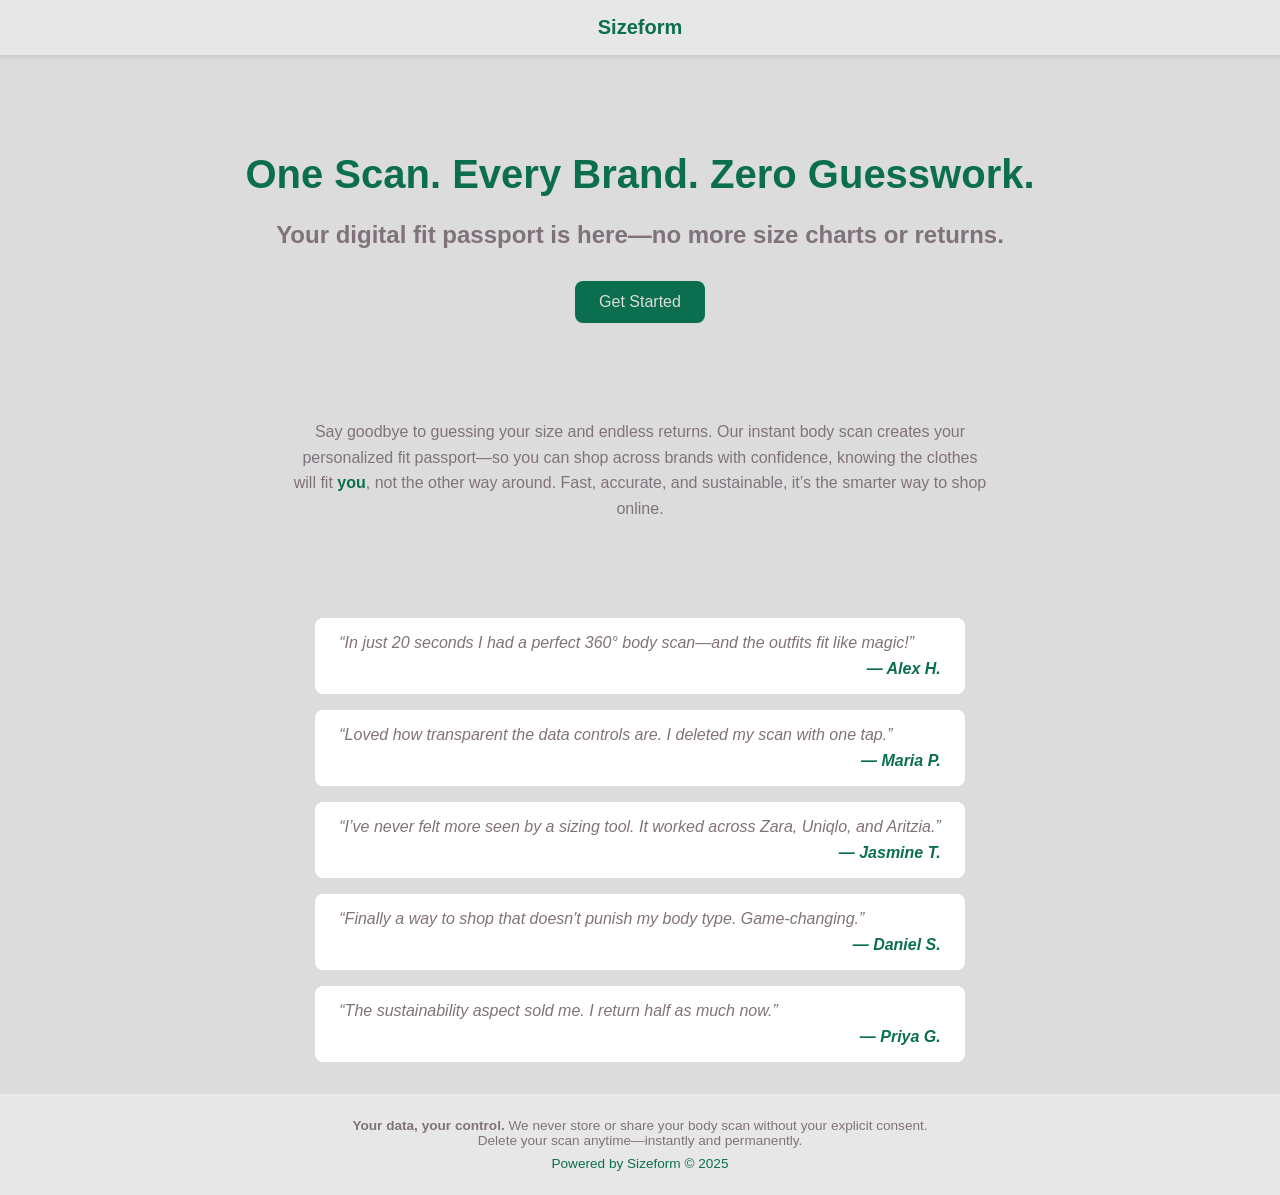
<file: index.html>
<!DOCTYPE html>
<html lang="en">
<head>
  <meta charset="UTF-8">
  <meta name="viewport" content="width=device-width, initial-scale=1.0">
  <title>Fit Passport — Body Scan by Sizeform</title>
  <style>
    /* Color palette:
       • Emphasis (Green): #0B6E4F
       • Text (Purple):  #80727B
       • Background (Grey): #DCDCDD
    */
    body {
      margin: 0;
      font-family: -apple-system, BlinkMacSystemFont, "Segoe UI", Roboto, "Helvetica Neue", Arial, sans-serif;
      background-color: #DCDCDD;
      color: #80727B;
      min-height: 100vh;
      display: flex;
      flex-direction: column;
      align-items: center;
      text-align: center;
    }
    header {
      width: 100%;
      padding: 1rem;
      background-color: rgba(255,255,255,0.3);
      box-shadow: 0 2px 4px rgba(0,0,0,0.1);
    }
    .logo {
      font-size: 1.25rem;
      font-weight: bold;
      color: #0B6E4F;
    }
    .hero {
      padding: 4rem 1rem 2rem;
      max-width: 800px;
      margin: 0 auto;
    }
    .hero h1 {
      font-size: 2.5rem;
      margin-bottom: 0.5rem;
      color: #0B6E4F;
    }
    .hero p {
      font-size: 1.5rem;
      font-weight: 600;
      margin-bottom: 2rem;
      color: #80727B;
    }
    .btn-scan {
      display: inline-block;
      background-color: #0B6E4F;
      color: #DCDCDD;
      text-decoration: none;
      padding: 0.75rem 1.5rem;
      font-size: 1rem;
      border-radius: 0.5rem;
      cursor: pointer;
      transition: opacity 0.3s ease;
    }
    .btn-scan:hover {
      opacity: 0.85;
    }
    .about {
      max-width: 700px;
      margin: 3rem auto;
      padding: 0 1rem;
      line-height: 1.6;
      color: #80727B;
    }
    .about strong {
      color: #0B6E4F;
    }
    .reviews {
      max-width: 800px;
      margin: 2rem auto;
      display: flex;
      flex-direction: column;
      gap: 1rem;
      padding: 0 1rem;
    }
    .review {
      background-color: #fff;
      padding: 1rem 1.5rem;
      border-radius: 0.5rem;
      text-align: left;
    }
    .review p {
      margin: 0 0 0.5rem;
      font-style: italic;
      color: #80727B;
    }
    .review cite {
      display: block;
      font-weight: bold;
      color: #0B6E4F;
      text-align: right;
    }
    footer {
      width: 100%;
      padding: 1rem;
      margin-top: auto;
      background-color: rgba(255,255,255,0.3);
    }
    .privacy, .provider {
      max-width: 600px;
      margin: 0.5rem auto;
      font-size: 0.85rem;
      color: #80727B;
      padding: 0 1rem;
      text-align: center;
    }
    .provider {
      color: #0B6E4F;
    }
  </style>
</head>
<body>
  <header>
    <div class="logo">Sizeform</div>
  </header>

  <section class="hero">
    <h1>One Scan. Every Brand. Zero Guesswork.</h1>
    <p>Your digital fit passport is here—no more size charts or returns.</p>
    <a href="instructions.html" class="btn-scan">Get Started</a>
  </section>

  <section class="about">
    <p>
      Say goodbye to guessing your size and endless returns. Our instant body scan creates your personalized fit passport—so you can shop across brands with confidence, knowing the clothes will fit <strong>you</strong>, not the other way around. Fast, accurate, and sustainable, it’s the smarter way to shop online.
    </p>
  </section>

  <section class="reviews">
    <div class="review">
      <p>“In just 20 seconds I had a perfect 360° body scan—and the outfits fit like magic!”</p>
      <cite>— Alex H.</cite>
    </div>
    <div class="review">
      <p>“Loved how transparent the data controls are. I deleted my scan with one tap.”</p>
      <cite>— Maria P.</cite>
    </div>
    <div class="review">
      <p>“I’ve never felt more seen by a sizing tool. It worked across Zara, Uniqlo, and Aritzia.”</p>
      <cite>— Jasmine T.</cite>
    </div>
    <div class="review">
      <p>“Finally a way to shop that doesn't punish my body type. Game-changing.”</p>
      <cite>— Daniel S.</cite>
    </div>
    <div class="review">
      <p>“The sustainability aspect sold me. I return half as much now.”</p>
      <cite>— Priya G.</cite>
    </div>
  </section>

  <footer>
    <div class="privacy">
      <strong>Your data, your control.</strong> We never store or share your body scan without your explicit consent. Delete your scan anytime—instantly and permanently.
    </div>
    <div class="provider">
      Powered by Sizeform © 2025
    </div>
  </footer>
</body>
</html>
</file>
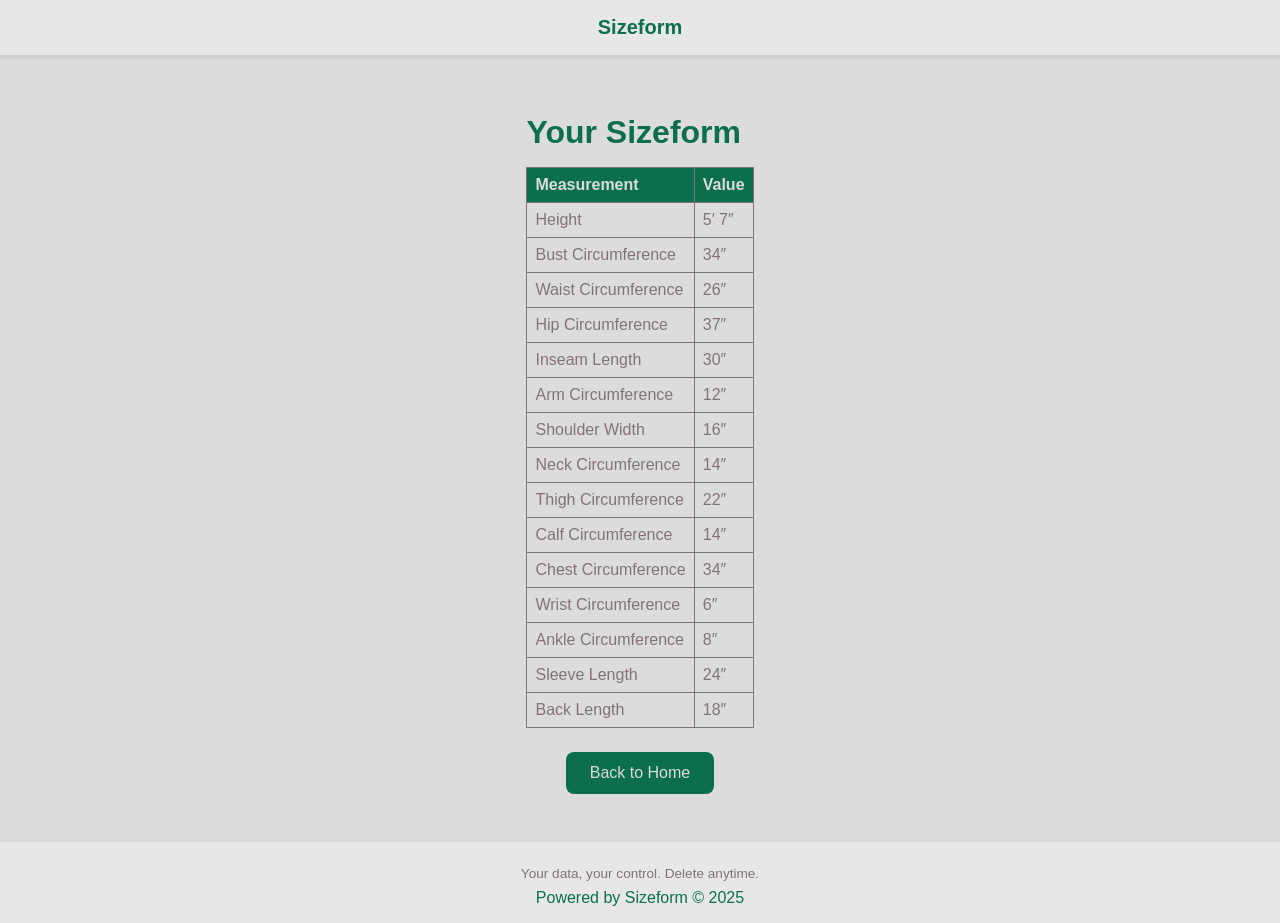
<file: report.html>
<!DOCTYPE html>
<html lang="en">
<head>
  <meta charset="UTF-8">
  <meta name="viewport" content="width=device-width,initial-scale=1.0">
  <title>Your Fit Report — Sizeform</title>
  <link rel="stylesheet" href="style.css">
  <style>
    .fit-report { width: 100%; border-collapse: collapse; margin-top: 1rem; }
    .fit-report th, .fit-report td { border: 1px solid #80727B; padding: 0.5rem; }
    .fit-report th { background-color: #0B6E4F; color: #DCDCDD; text-align: left; }
  </style>
</head>
<body>
  <header><div class="logo">Sizeform</div></header>

  <section style="padding:2rem; max-width:600px; margin:0 auto; text-align:left;">
    <h2 style="color:#0B6E4F; font-size:2rem; margin-bottom:1rem;">Your Sizeform</h2>
    <table class="fit-report">
      <thead>
        <tr><th>Measurement</th><th>Value</th></tr>
      </thead>
      <tbody>
        <tr><td>Height</td><td>5′ 7″</td></tr>
        <tr><td>Bust Circumference</td><td>34″</td></tr>
        <tr><td>Waist Circumference</td><td>26″</td></tr>
        <tr><td>Hip Circumference</td><td>37″</td></tr>
        <tr><td>Inseam Length</td><td>30″</td></tr>
        <tr><td>Arm Circumference</td><td>12″</td></tr>
        <tr><td>Shoulder Width</td><td>16″</td></tr>
        <tr><td>Neck Circumference</td><td>14″</td></tr>
        <tr><td>Thigh Circumference</td><td>22″</td></tr>
        <tr><td>Calf Circumference</td><td>14″</td></tr>
        <tr><td>Chest Circumference</td><td>34″</td></tr>
        <tr><td>Wrist Circumference</td><td>6″</td></tr>
        <tr><td>Ankle Circumference</td><td>8″</td></tr>
        <tr><td>Sleeve Length</td><td>24″</td></tr>
        <tr><td>Back Length</td><td>18″</td></tr>
      </tbody>
    </table>
    <p style="margin-top:1.5rem; text-align:center;"><a href="index.html" class="btn-scan">Back to Home</a></p>
  </section>

  <footer>
    <div class="privacy">Your data, your control. Delete anytime.</div>
    <div class="provider">Powered by Sizeform © 2025</div>
  </footer>
</body>
</html>
</file>
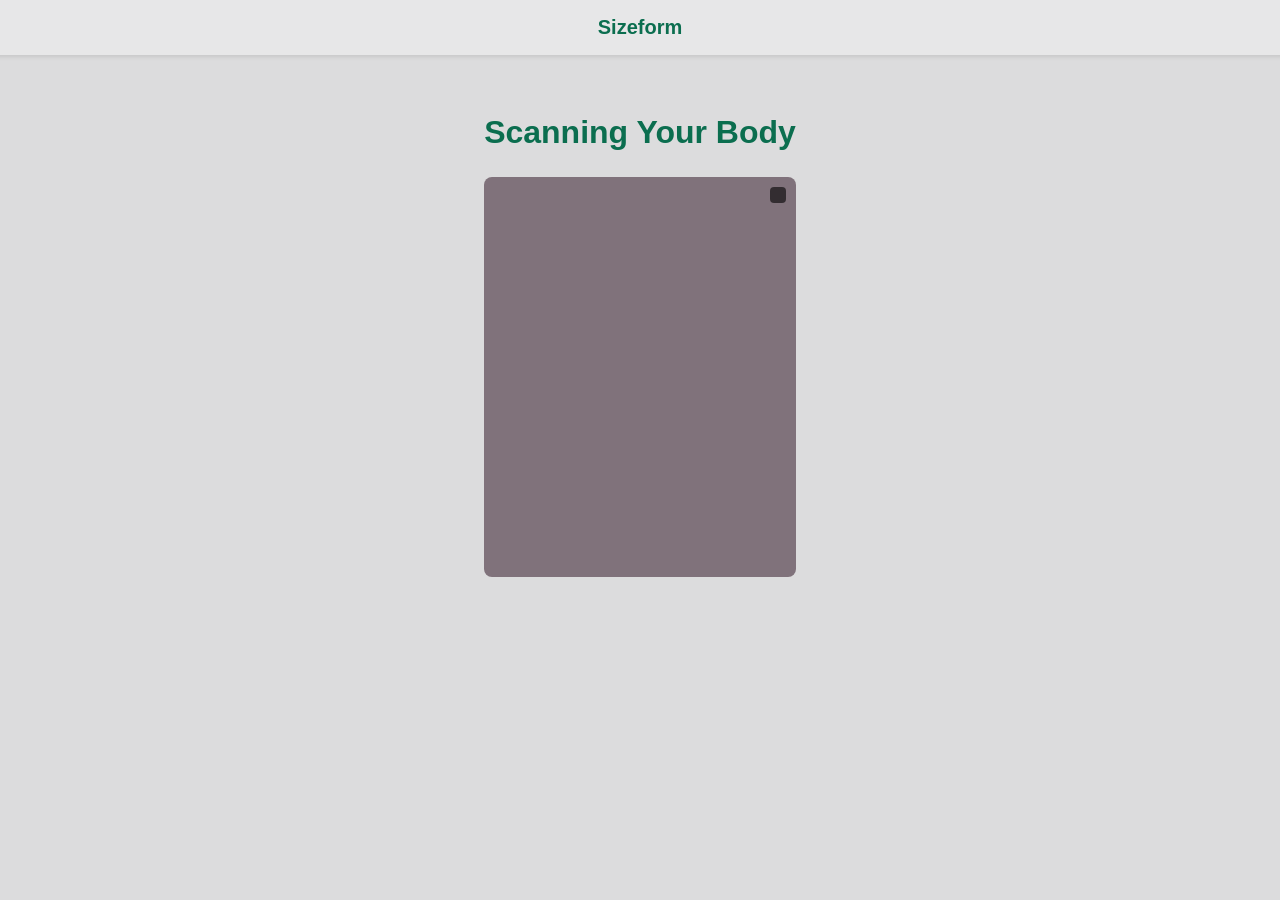
<file: scan.html>
<!DOCTYPE html>
<html lang="en">
<head>
  <meta charset="UTF-8">
  <meta name="viewport" content="width=device-width, initial-scale=1.0">
  <title>Fit Passport — Scanning</title>
  <link rel="stylesheet" href="style.css">
  <style>
    #completeModal {
      display: none;
      position: fixed;
      inset: 0;
      background: rgba(0,0,0,0.6);
      align-items: center;
      justify-content: center;
      z-index: 50;
    }
    #completeModal .modal-content {
      background: white;
      padding: 2rem;
      border-radius: 0.5rem;
      max-width: 400px;
      text-align: center;
      color: #333;
    }
    #completeModal button { margin: 0.5rem; }
    /* Countdown badge */
    #countdown {
      position: absolute;
      top: 10px;
      right: 10px;
      background: rgba(0,0,0,0.6);
      color: #fff;
      padding: 0.5rem 1rem;
      border-radius: 0.5rem;
      font-size: 1rem;
      font-weight: 600;
      z-index: 10;
    }
  </style>
</head>
<body>
  <header><div class="logo">Sizeform</div></header>

  <section style="padding:2rem; text-align:center;">
    <h2 style="color:#0B6E4F; font-size:2rem;">Scanning Your Body</h2>
    <div id="scanPlaceholder" style="position:relative; width:100%; max-width:600px; height:400px; margin:1.5rem auto; background:#80727B; border-radius:0.5rem; overflow:hidden;">
      <!-- Countdown will appear here -->
      <div id="countdown">30s</div>
    </div>
  </section>

  <div id="completeModal">
    <div class="modal-content">
      <h3 style="font-size:1.25rem; margin-bottom:1rem;">Scan complete!</h3>
      <p style="margin-bottom:1.5rem;">Do you want to <strong>permanently delete</strong> the videos we just took?</p>
      <button id="deleteVideos" class="btn-scan" style="background:#0B6E4F;">Yes, please!</button>
      <button id="keepVideos" class="btn-scan" style="background:#80727B;color:#fff;">I don't mind</button>
    </div>
  </div>

  <script src="script.js"></script>
</body>
</html>
</file>
<file: style.css>
/* Extract this into a separate file named style.css and include it in each HTML via <link> */
body {
    margin: 0;
    font-family: -apple-system, BlinkMacSystemFont, "Segoe UI", Roboto, "Helvetica Neue", Arial, sans-serif;
    background-color: #DCDCDD;
    color: #80727B;
    min-height: 100vh;
    display: flex;
    flex-direction: column;
    align-items: center;
    text-align: center;
  }
  header, footer {
    width: 100%;
    padding: 1rem;
    background-color: rgba(255,255,255,0.3);
    box-shadow: 0 2px 4px rgba(0,0,0,0.1);
  }
  .logo { font-size: 1.25rem; font-weight: bold; color: #0B6E4F; }
  .btn-scan {
    display: inline-block;
    background-color: #0B6E4F;
    color: #DCDCDD;
    text-decoration: none;
    padding: 0.75rem 1.5rem;
    font-size: 1rem;
    border-radius: 0.5rem;
    cursor: pointer;
    transition: opacity 0.3s ease;
  }
  .btn-scan:hover { opacity: 0.85; }
  .review { background-color: #fff; padding: 1rem 1.5rem; border-radius: 0.5rem; text-align: left; }
  .review p { margin: 0 0 0.5rem; font-style: italic; color: #80727B; }
  .review cite { display: block; font-weight: bold; color: #0B6E4F; text-align: right; }
  .privacy { max-width: 600px; margin: 0.5rem auto; font-size: 0.85rem; color: #80727B; }
  .provider { color: #0B6E4F; }
</file>
